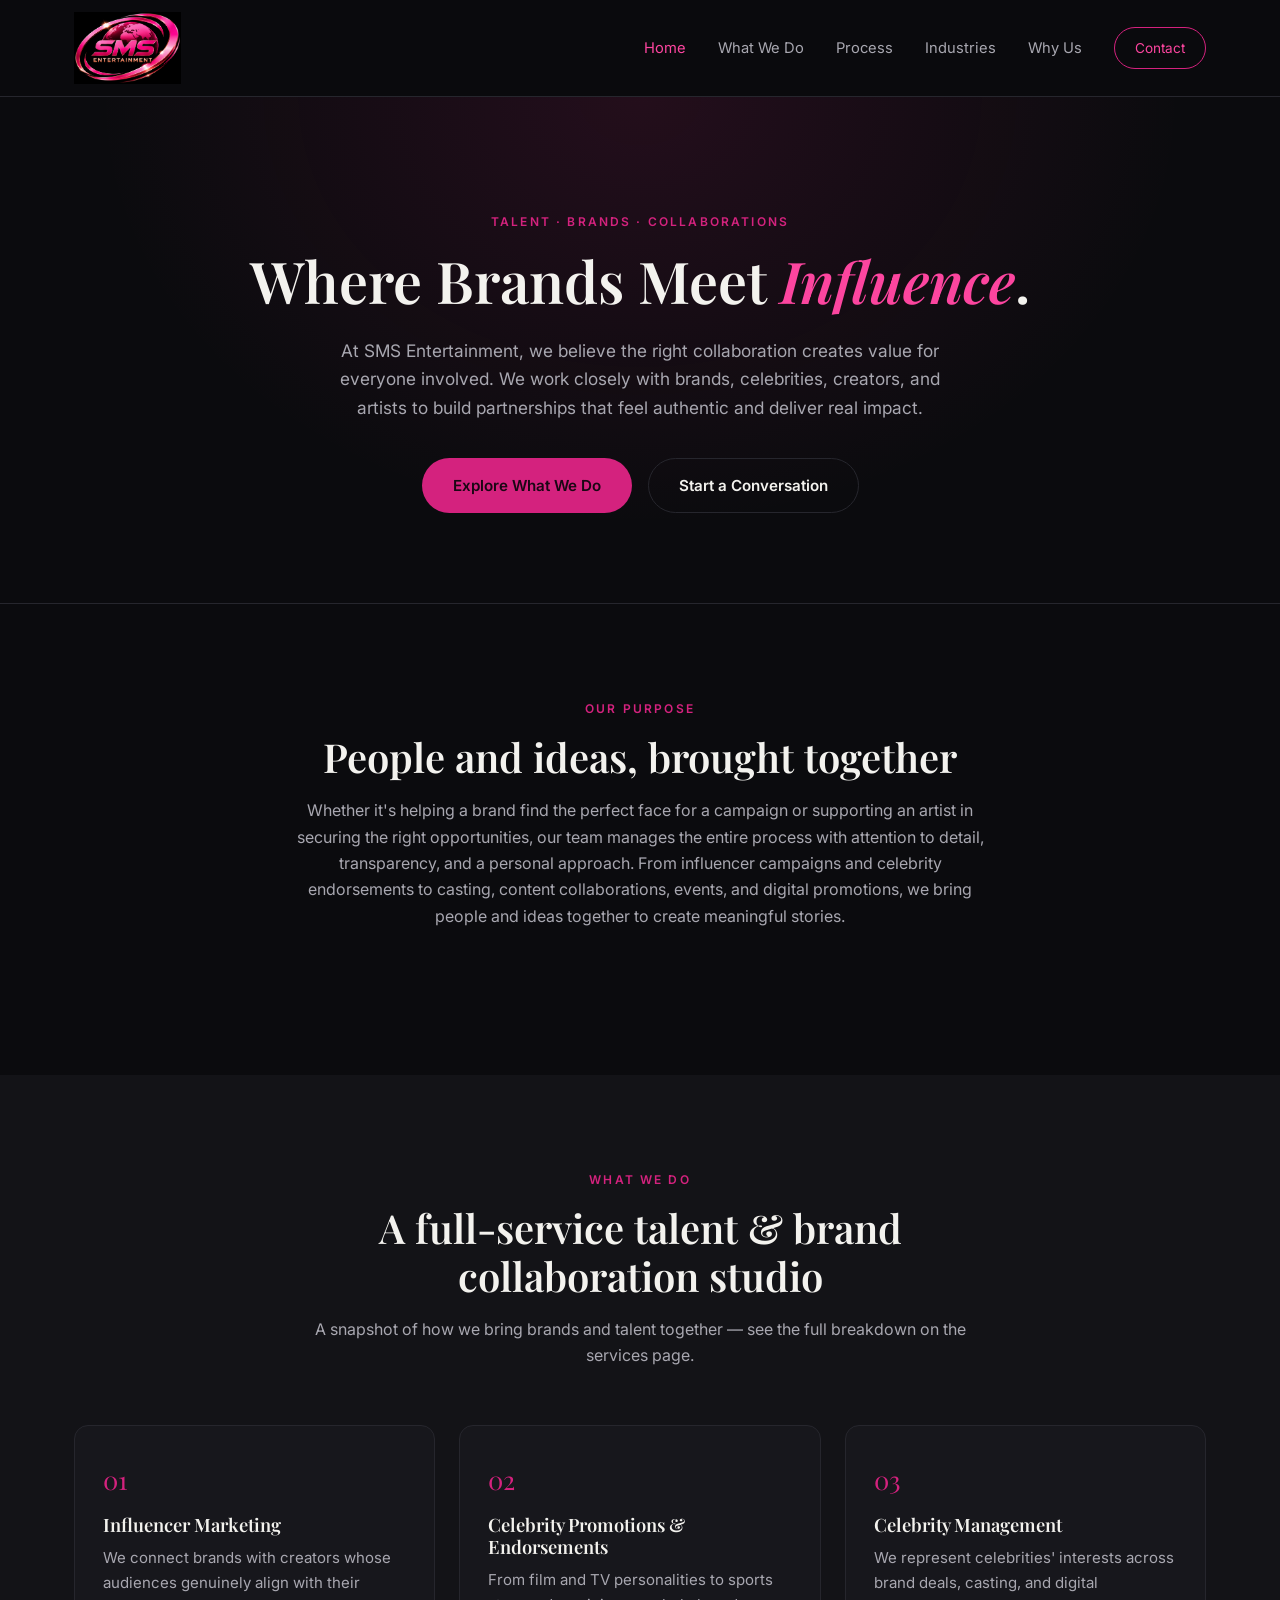
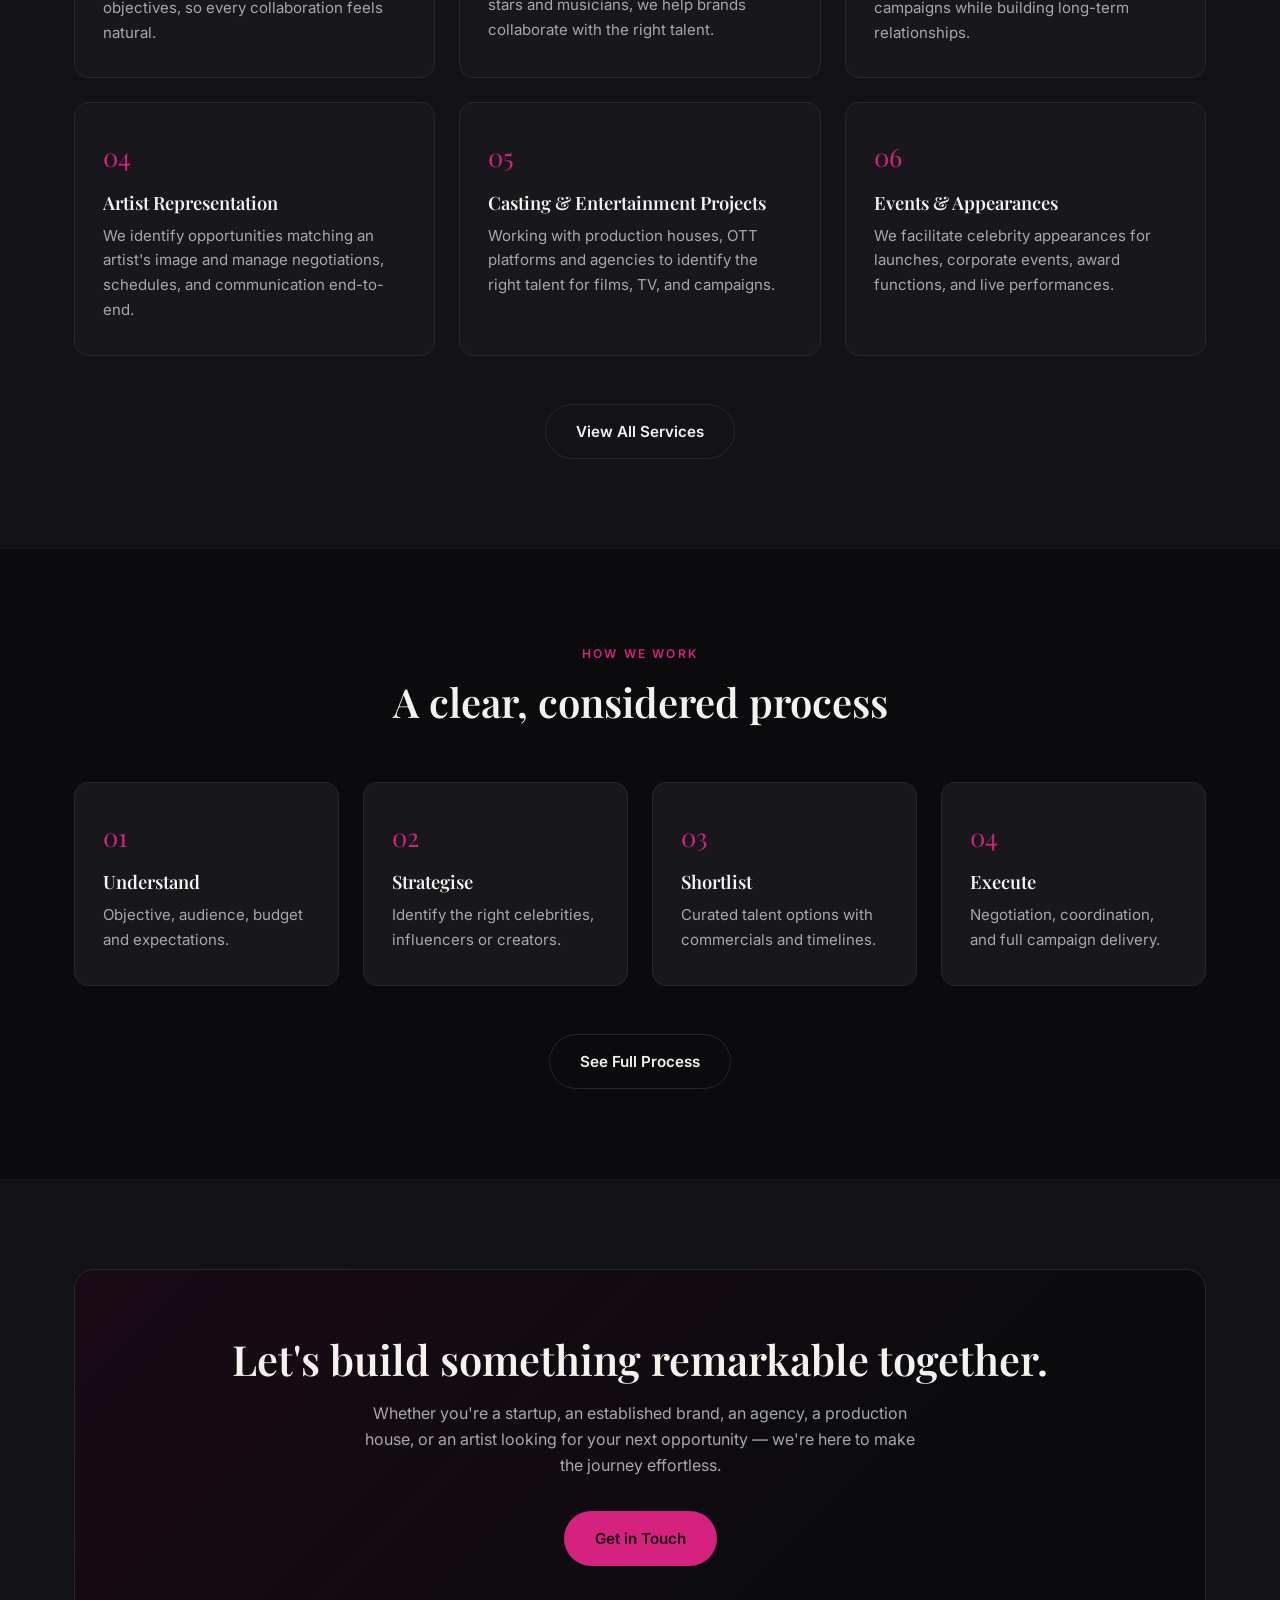
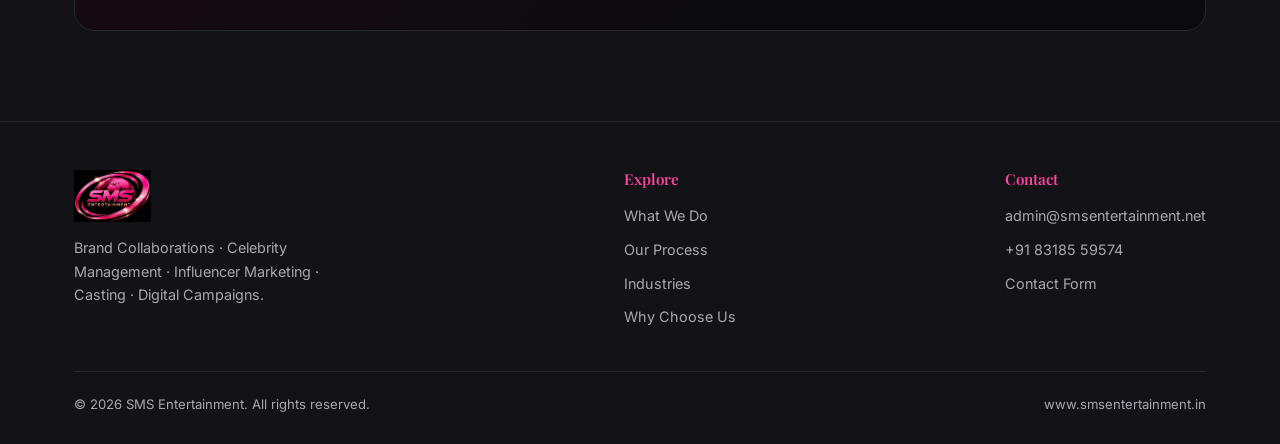
<file: index.html>
<!doctype html>
<html lang="en">
<head>
<meta charset="UTF-8">
<meta name="viewport" content="width=device-width, initial-scale=1.0">
<title>SMS Entertainment — Where Brands Meet Influence</title>
<meta name="description" content="SMS Entertainment connects brands with celebrities, influencers, creators and artists for authentic, high-impact campaigns, casting and collaborations.">
<link rel="preconnect" href="https://fonts.googleapis.com">
<link href="https://fonts.googleapis.com/css2?family=Playfair+Display:wght@600;700&family=Inter:wght@400;500;600;700&display=swap" rel="stylesheet">
<link rel="stylesheet" href="css/style.css">
</head>
<body>

<header>
  <div class="nav-wrap">
    <a href="index.html" class="logo"><img src="assets/logo.png" alt="SMS Entertainment"></a>
    <button class="menu-toggle" aria-label="Toggle menu"><span></span><span></span><span></span></button>
    <nav class="links">
      <a href="index.html" class="active">Home</a>
      <a href="services.html">What We Do</a>
      <a href="process.html">Process</a>
      <a href="industries.html">Industries</a>
      <a href="about.html">Why Us</a>
      <a href="contact.html" class="nav-cta">Contact</a>
    </nav>
  </div>
</header>

<section class="hero">
  <div class="container">
    <span class="eyebrow">Talent · Brands · Collaborations</span>
    <h1>Where Brands Meet <span class="accent">Influence</span>.</h1>
    <p>At SMS Entertainment, we believe the right collaboration creates value for everyone involved. We work closely with brands, celebrities, creators, and artists to build partnerships that feel authentic and deliver real impact.</p>
    <div class="btn-row">
      <a href="services.html" class="btn btn-primary">Explore What We Do</a>
      <a href="contact.html" class="btn btn-outline">Start a Conversation</a>
    </div>
  </div>
</section>

<section>
  <div class="container">
    <div class="section-head">
      <span class="eyebrow">Our Purpose</span>
      <h2>People and ideas, brought together</h2>
      <p>Whether it's helping a brand find the perfect face for a campaign or supporting an artist in securing the right opportunities, our team manages the entire process with attention to detail, transparency, and a personal approach. From influencer campaigns and celebrity endorsements to casting, content collaborations, events, and digital promotions, we bring people and ideas together to create meaningful stories.</p>
    </div>
  </div>
</section>

<section class="section-alt">
  <div class="container">
    <div class="section-head">
      <span class="eyebrow">What We Do</span>
      <h2>A full-service talent &amp; brand collaboration studio</h2>
      <p>A snapshot of how we bring brands and talent together — see the full breakdown on the services page.</p>
    </div>
    <div class="grid">
      <div class="card">
        <span class="num">01</span>
        <h3>Influencer Marketing</h3>
        <p>We connect brands with creators whose audiences genuinely align with their objectives, so every collaboration feels natural.</p>
      </div>
      <div class="card">
        <span class="num">02</span>
        <h3>Celebrity Promotions &amp; Endorsements</h3>
        <p>From film and TV personalities to sports stars and musicians, we help brands collaborate with the right talent.</p>
      </div>
      <div class="card">
        <span class="num">03</span>
        <h3>Celebrity Management</h3>
        <p>We represent celebrities' interests across brand deals, casting, and digital campaigns while building long-term relationships.</p>
      </div>
      <div class="card">
        <span class="num">04</span>
        <h3>Artist Representation</h3>
        <p>We identify opportunities matching an artist's image and manage negotiations, schedules, and communication end-to-end.</p>
      </div>
      <div class="card">
        <span class="num">05</span>
        <h3>Casting &amp; Entertainment Projects</h3>
        <p>Working with production houses, OTT platforms and agencies to identify the right talent for films, TV, and campaigns.</p>
      </div>
      <div class="card">
        <span class="num">06</span>
        <h3>Events &amp; Appearances</h3>
        <p>We facilitate celebrity appearances for launches, corporate events, award functions, and live performances.</p>
      </div>
    </div>
    <div style="text-align:center; margin-top:48px;">
      <a href="services.html" class="btn btn-outline">View All Services</a>
    </div>
  </div>
</section>

<section>
  <div class="container">
    <div class="section-head">
      <span class="eyebrow">How We Work</span>
      <h2>A clear, considered process</h2>
    </div>
    <div class="grid cols-4">
      <div class="card"><span class="num">01</span><h3>Understand</h3><p>Objective, audience, budget and expectations.</p></div>
      <div class="card"><span class="num">02</span><h3>Strategise</h3><p>Identify the right celebrities, influencers or creators.</p></div>
      <div class="card"><span class="num">03</span><h3>Shortlist</h3><p>Curated talent options with commercials and timelines.</p></div>
      <div class="card"><span class="num">04</span><h3>Execute</h3><p>Negotiation, coordination, and full campaign delivery.</p></div>
    </div>
    <div style="text-align:center; margin-top:48px;">
      <a href="process.html" class="btn btn-outline">See Full Process</a>
    </div>
  </div>
</section>

<section class="section-alt">
  <div class="container">
    <div class="cta-banner">
      <h2>Let's build something remarkable together.</h2>
      <p>Whether you're a startup, an established brand, an agency, a production house, or an artist looking for your next opportunity — we're here to make the journey effortless.</p>
      <a href="contact.html" class="btn btn-primary">Get in Touch</a>
    </div>
  </div>
</section>

<footer>
  <div class="container">
    <div class="footer-top">
      <div class="footer-col">
        <a href="index.html" class="logo"><img src="assets/logo.png" alt="SMS Entertainment"></a>
        <p style="margin-top:14px; max-width:280px;">Brand Collaborations · Celebrity Management · Influencer Marketing · Casting · Digital Campaigns.</p>
      </div>
      <div class="footer-col">
        <h4>Explore</h4>
        <a href="services.html">What We Do</a>
        <a href="process.html">Our Process</a>
        <a href="industries.html">Industries</a>
        <a href="about.html">Why Choose Us</a>
      </div>
      <div class="footer-col">
        <h4>Contact</h4>
        <a href="mailto:admin@smsentertainment.net">admin@smsentertainment.net</a>
        <a href="tel:+918318559574">+91 83185 59574</a>
        <a href="contact.html">Contact Form</a>
      </div>
    </div>
    <div class="footer-bottom">
      <span>&copy; 2026 SMS Entertainment. All rights reserved.</span>
      <span>www.smsentertainment.in</span>
    </div>
  </div>
</footer>

<script src="js/main.js"></script>
</body>
</html>
</file>
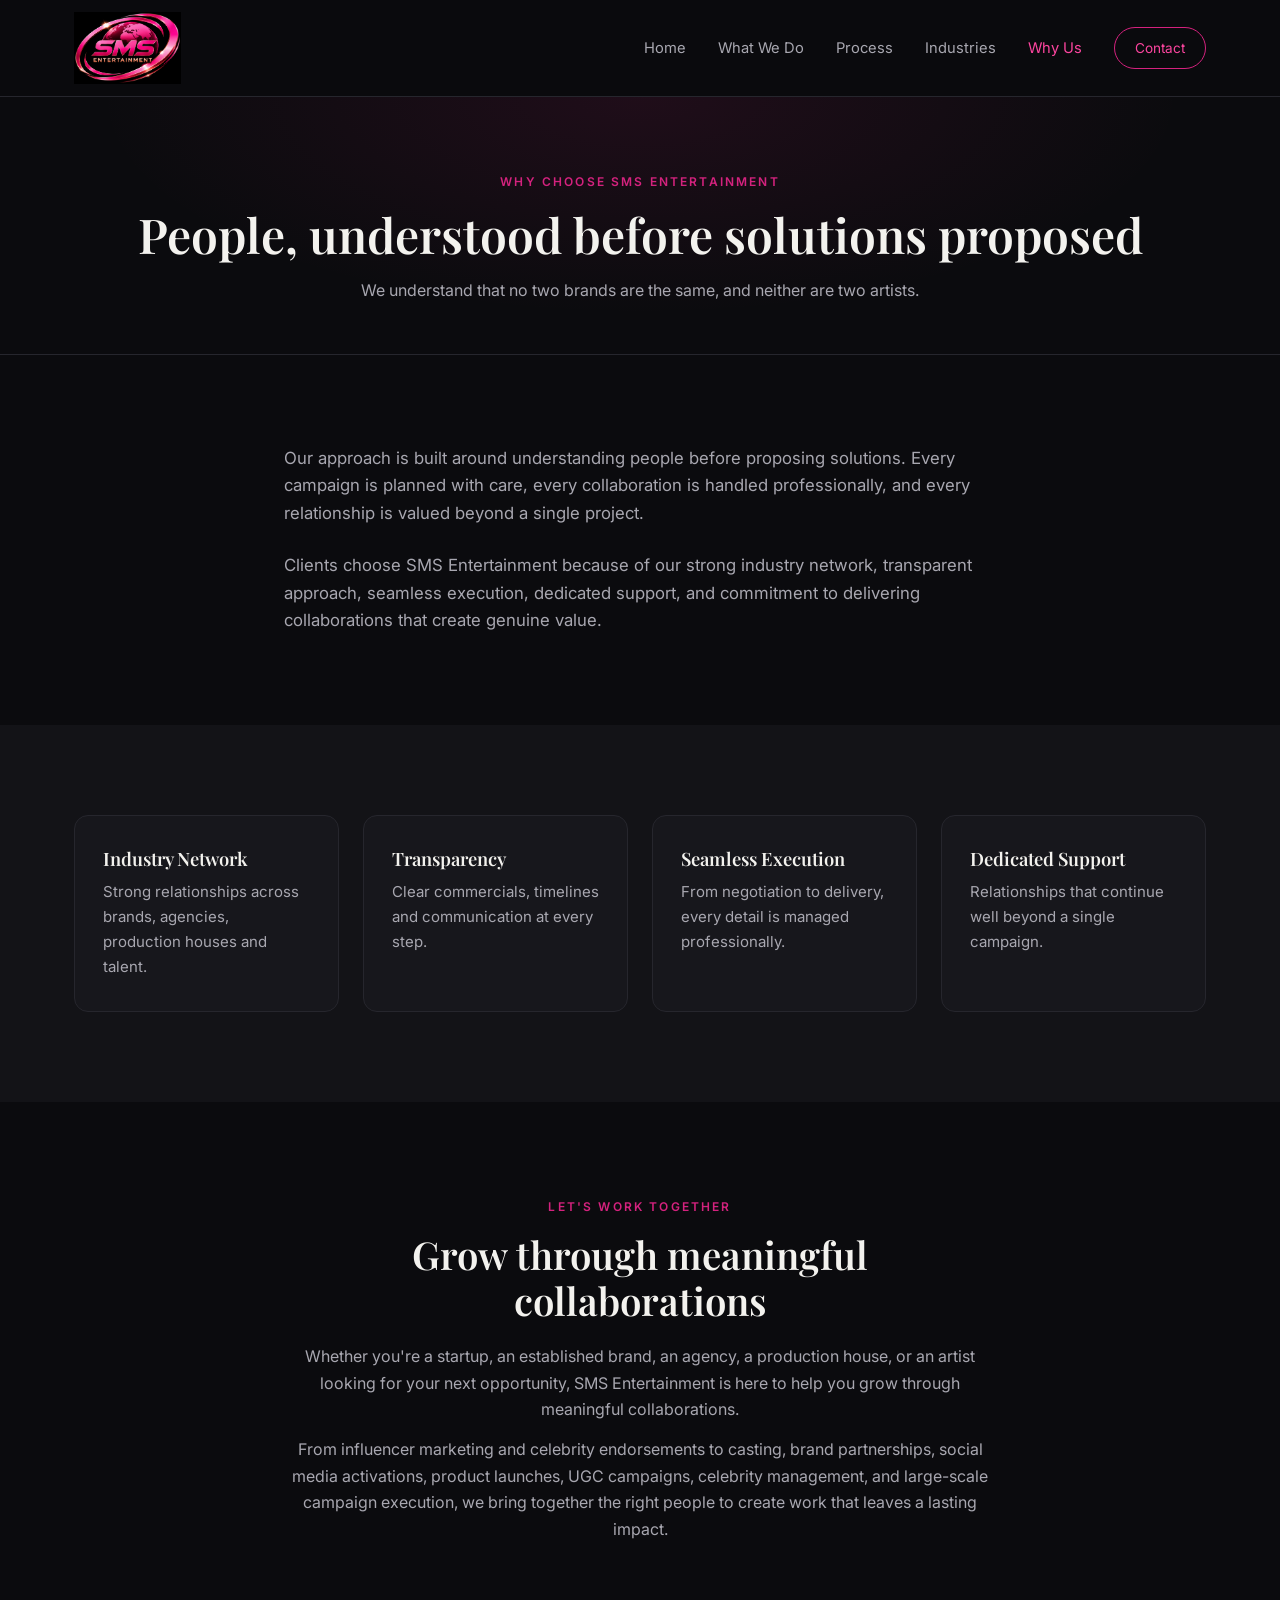
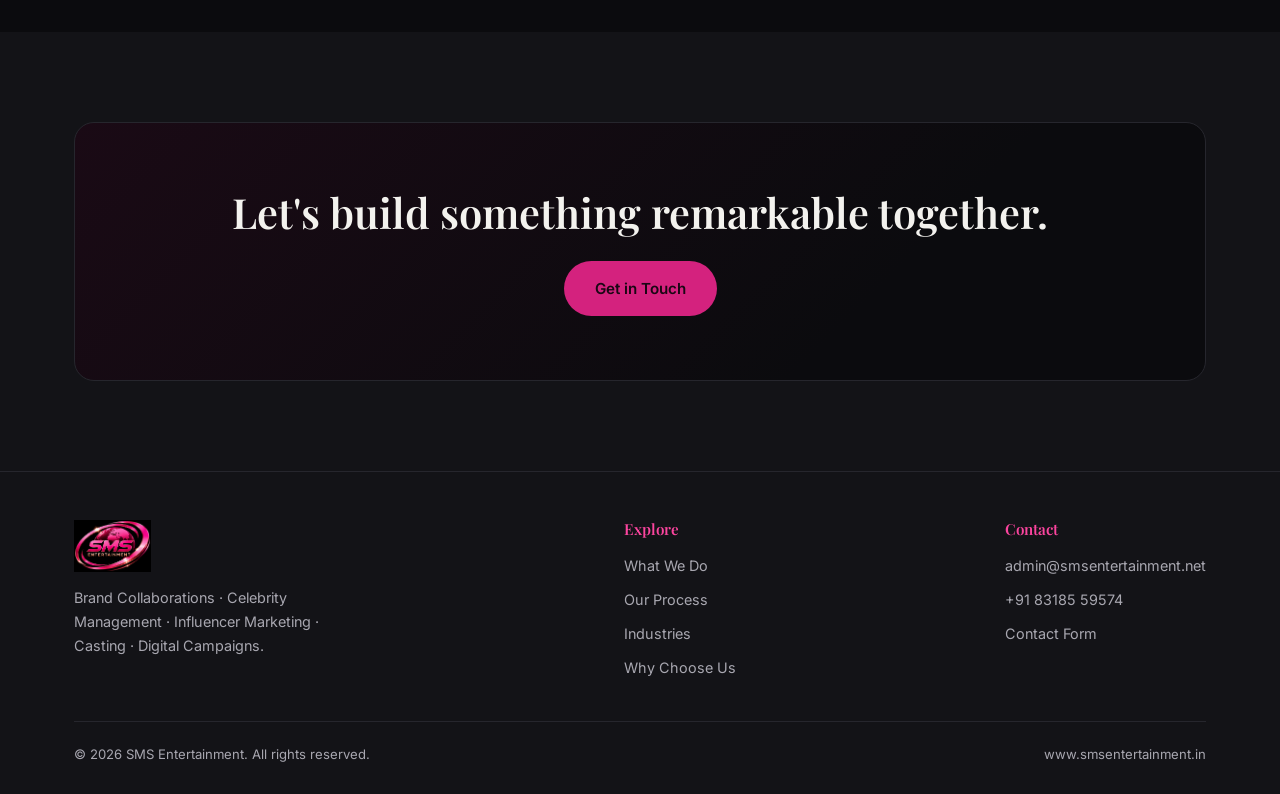
<file: about.html>
<!doctype html>
<html lang="en">
<head>
<meta charset="UTF-8">
<meta name="viewport" content="width=device-width, initial-scale=1.0">
<title>Why Choose Us — SMS Entertainment</title>
<meta name="description" content="Why brands, agencies, production houses and artists choose SMS Entertainment: strong industry network, transparency, and genuine long-term value.">
<link rel="preconnect" href="https://fonts.googleapis.com">
<link href="https://fonts.googleapis.com/css2?family=Playfair+Display:wght@600;700&family=Inter:wght@400;500;600;700&display=swap" rel="stylesheet">
<link rel="stylesheet" href="css/style.css">
</head>
<body>

<header>
  <div class="nav-wrap">
    <a href="index.html" class="logo"><img src="assets/logo.png" alt="SMS Entertainment"></a>
    <button class="menu-toggle" aria-label="Toggle menu"><span></span><span></span><span></span></button>
    <nav class="links">
      <a href="index.html">Home</a>
      <a href="services.html">What We Do</a>
      <a href="process.html">Process</a>
      <a href="industries.html">Industries</a>
      <a href="about.html" class="active">Why Us</a>
      <a href="contact.html" class="nav-cta">Contact</a>
    </nav>
  </div>
</header>

<section class="page-hero">
  <div class="container">
    <span class="eyebrow">Why Choose SMS Entertainment</span>
    <h1>People, understood before solutions proposed</h1>
    <p>We understand that no two brands are the same, and neither are two artists.</p>
  </div>
</section>

<section>
  <div class="container" style="max-width:760px;">
    <p style="color:var(--text-dim); font-size:1.05rem; margin-bottom:24px;">Our approach is built around understanding people before proposing solutions. Every campaign is planned with care, every collaboration is handled professionally, and every relationship is valued beyond a single project.</p>
    <p style="color:var(--text-dim); font-size:1.05rem;">Clients choose SMS Entertainment because of our strong industry network, transparent approach, seamless execution, dedicated support, and commitment to delivering collaborations that create genuine value.</p>
  </div>
</section>

<section class="section-alt">
  <div class="container">
    <div class="grid cols-4">
      <div class="card">
        <h3>Industry Network</h3>
        <p>Strong relationships across brands, agencies, production houses and talent.</p>
      </div>
      <div class="card">
        <h3>Transparency</h3>
        <p>Clear commercials, timelines and communication at every step.</p>
      </div>
      <div class="card">
        <h3>Seamless Execution</h3>
        <p>From negotiation to delivery, every detail is managed professionally.</p>
      </div>
      <div class="card">
        <h3>Dedicated Support</h3>
        <p>Relationships that continue well beyond a single campaign.</p>
      </div>
    </div>
  </div>
</section>

<section>
  <div class="container" style="max-width:760px; text-align:center;">
    <span class="eyebrow">Let's Work Together</span>
    <h2 style="margin-bottom:20px; font-size:clamp(1.8rem,3.4vw,2.4rem);">Grow through meaningful collaborations</h2>
    <p style="color:var(--text-dim); margin-bottom:14px;">Whether you're a startup, an established brand, an agency, a production house, or an artist looking for your next opportunity, SMS Entertainment is here to help you grow through meaningful collaborations.</p>
    <p style="color:var(--text-dim);">From influencer marketing and celebrity endorsements to casting, brand partnerships, social media activations, product launches, UGC campaigns, celebrity management, and large-scale campaign execution, we bring together the right people to create work that leaves a lasting impact.</p>
  </div>
</section>

<section class="section-alt">
  <div class="container">
    <div class="cta-banner">
      <h2>Let's build something remarkable together.</h2>
      <a href="contact.html" class="btn btn-primary" style="margin-top:8px;">Get in Touch</a>
    </div>
  </div>
</section>

<footer>
  <div class="container">
    <div class="footer-top">
      <div class="footer-col">
        <a href="index.html" class="logo"><img src="assets/logo.png" alt="SMS Entertainment"></a>
        <p style="margin-top:14px; max-width:280px;">Brand Collaborations · Celebrity Management · Influencer Marketing · Casting · Digital Campaigns.</p>
      </div>
      <div class="footer-col">
        <h4>Explore</h4>
        <a href="services.html">What We Do</a>
        <a href="process.html">Our Process</a>
        <a href="industries.html">Industries</a>
        <a href="about.html">Why Choose Us</a>
      </div>
      <div class="footer-col">
        <h4>Contact</h4>
        <a href="mailto:admin@smsentertainment.net">admin@smsentertainment.net</a>
        <a href="tel:+918318559574">+91 83185 59574</a>
        <a href="contact.html">Contact Form</a>
      </div>
    </div>
    <div class="footer-bottom">
      <span>&copy; 2026 SMS Entertainment. All rights reserved.</span>
      <span>www.smsentertainment.in</span>
    </div>
  </div>
</footer>

<script src="js/main.js"></script>
</body>
</html>
</file>
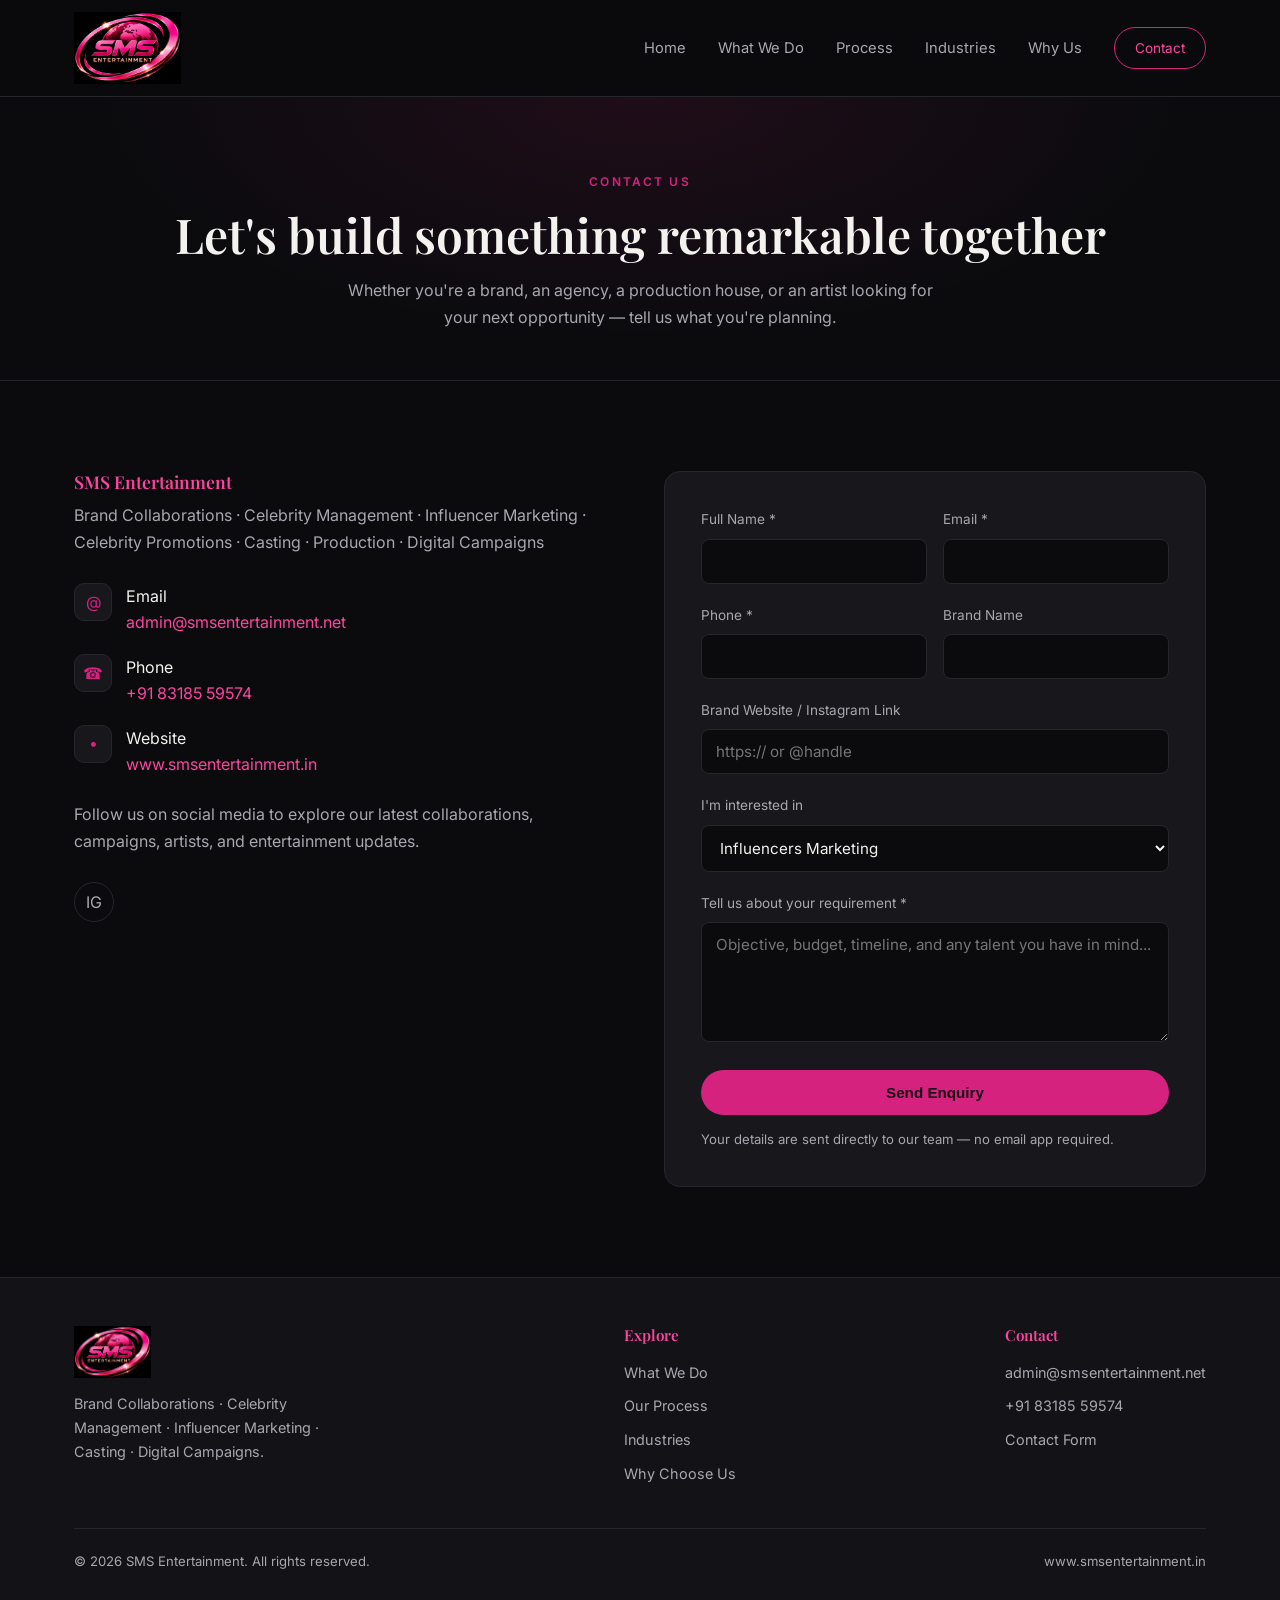
<file: contact.html>
<!doctype html>
<html lang="en">
<head>
<meta charset="UTF-8">
<meta name="viewport" content="width=device-width, initial-scale=1.0">
<title>Contact Us — SMS Entertainment</title>
<meta name="description" content="Get in touch with SMS Entertainment for brand collaborations, celebrity endorsements, casting, or artist representation.">
<link rel="preconnect" href="https://fonts.googleapis.com">
<link href="https://fonts.googleapis.com/css2?family=Playfair+Display:wght@600;700&family=Inter:wght@400;500;600;700&display=swap" rel="stylesheet">
<link rel="stylesheet" href="css/style.css">
</head>
<body>

<header>
  <div class="nav-wrap">
    <a href="index.html" class="logo"><img src="assets/logo.png" alt="SMS Entertainment"></a>
    <button class="menu-toggle" aria-label="Toggle menu"><span></span><span></span><span></span></button>
    <nav class="links">
      <a href="index.html">Home</a>
      <a href="services.html">What We Do</a>
      <a href="process.html">Process</a>
      <a href="industries.html">Industries</a>
      <a href="about.html">Why Us</a>
      <a href="contact.html" class="nav-cta active">Contact</a>
    </nav>
  </div>
</header>

<section class="page-hero">
  <div class="container">
    <span class="eyebrow">Contact Us</span>
    <h1>Let's build something remarkable together</h1>
    <p>Whether you're a brand, an agency, a production house, or an artist looking for your next opportunity — tell us what you're planning.</p>
  </div>
</section>

<section>
  <div class="container">
    <div class="contact-grid">

      <div class="contact-info">
        <h3>SMS Entertainment</h3>
        <p>Brand Collaborations · Celebrity Management · Influencer Marketing · Celebrity Promotions · Casting · Production · Digital Campaigns</p>

        <div class="info-row">
          <span class="icon">@</span>
          <div>
            <div>Email</div>
            <a href="mailto:admin@smsentertainment.net" style="color:var(--magenta-bright)">admin@smsentertainment.net</a>
          </div>
        </div>

        <div class="info-row">
          <span class="icon">&#9742;</span>
          <div>
            <div>Phone</div>
            <a href="tel:+918318559574" style="color:var(--magenta-bright)">+91 83185 59574</a>
          </div>
        </div>

        <div class="info-row">
          <span class="icon">&#8226;</span>
          <div>
            <div>Website</div>
            <span style="color:var(--magenta-bright)">www.smsentertainment.in</span>
          </div>
        </div>

        <p style="margin-top:24px;">Follow us on social media to explore our latest collaborations, campaigns, artists, and entertainment updates.</p>

        <div class="social-row">
          <a href="https://www.instagram.com/sms_entertainment_?igsh=ZGw4ZXo2ZW54cnJk" target="_blank" rel="noopener" aria-label="Instagram">IG</a>
        </div>
      </div>

      <form class="contact-form" novalidate>
        <div class="form-success">Thanks — your enquiry has been sent. Our team will get back to you shortly.</div>
        <div class="form-error">Something went wrong sending your enquiry. Please try again or email us directly at admin@smsentertainment.net.</div>

        <div class="form-row two">
          <div>
            <label for="name">Full Name *</label>
            <input type="text" id="name" name="name" required>
          </div>
          <div>
            <label for="email">Email *</label>
            <input type="email" id="email" name="email" required>
          </div>
        </div>

        <div class="form-row two">
          <div>
            <label for="phone">Phone *</label>
            <input type="tel" id="phone" name="phone" required>
          </div>
          <div>
            <label for="company">Brand Name</label>
            <input type="text" id="company" name="company">
          </div>
        </div>

        <div class="form-row">
          <label for="website">Brand Website / Instagram Link</label>
          <input type="text" id="website" name="website" placeholder="https:// or @handle">
        </div>

        <div class="form-row">
          <label for="interest">I'm interested in</label>
          <select id="interest" name="interest">
            <option value="Influencers Marketing">Influencers Marketing</option>
            <option value="Brand Endorsements / Brand Ambassadorships">Brand Endorsements / Brand Ambassadorships</option>
            <option value="One off Celebrity Promotions">One off Celebrity Promotions</option>
            <option value="Event Appearances">Event Appearances</option>
            <option value="Store Visit">Store Visit</option>
            <option value="Casting">Casting</option>
            <option value="Artist Representation">Artist Representation</option>
            <option value="Others">Others</option>
          </select>
        </div>

        <div class="form-row">
          <label for="message">Tell us about your requirement *</label>
          <textarea id="message" name="message" required placeholder="Objective, budget, timeline, and any talent you have in mind..."></textarea>
        </div>

        <button type="submit" class="btn btn-primary" style="width:100%; border:none; cursor:pointer;">Send Enquiry</button>
        <p class="form-note">Your details are sent directly to our team — no email app required.</p>
      </form>

    </div>
  </div>
</section>

<footer>
  <div class="container">
    <div class="footer-top">
      <div class="footer-col">
        <a href="index.html" class="logo"><img src="assets/logo.png" alt="SMS Entertainment"></a>
        <p style="margin-top:14px; max-width:280px;">Brand Collaborations · Celebrity Management · Influencer Marketing · Casting · Digital Campaigns.</p>
      </div>
      <div class="footer-col">
        <h4>Explore</h4>
        <a href="services.html">What We Do</a>
        <a href="process.html">Our Process</a>
        <a href="industries.html">Industries</a>
        <a href="about.html">Why Choose Us</a>
      </div>
      <div class="footer-col">
        <h4>Contact</h4>
        <a href="mailto:admin@smsentertainment.net">admin@smsentertainment.net</a>
        <a href="tel:+918318559574">+91 83185 59574</a>
        <a href="contact.html">Contact Form</a>
      </div>
    </div>
    <div class="footer-bottom">
      <span>&copy; 2026 SMS Entertainment. All rights reserved.</span>
      <span>www.smsentertainment.in</span>
    </div>
  </div>
</footer>

<script src="js/main.js"></script>
</body>
</html>
</file>
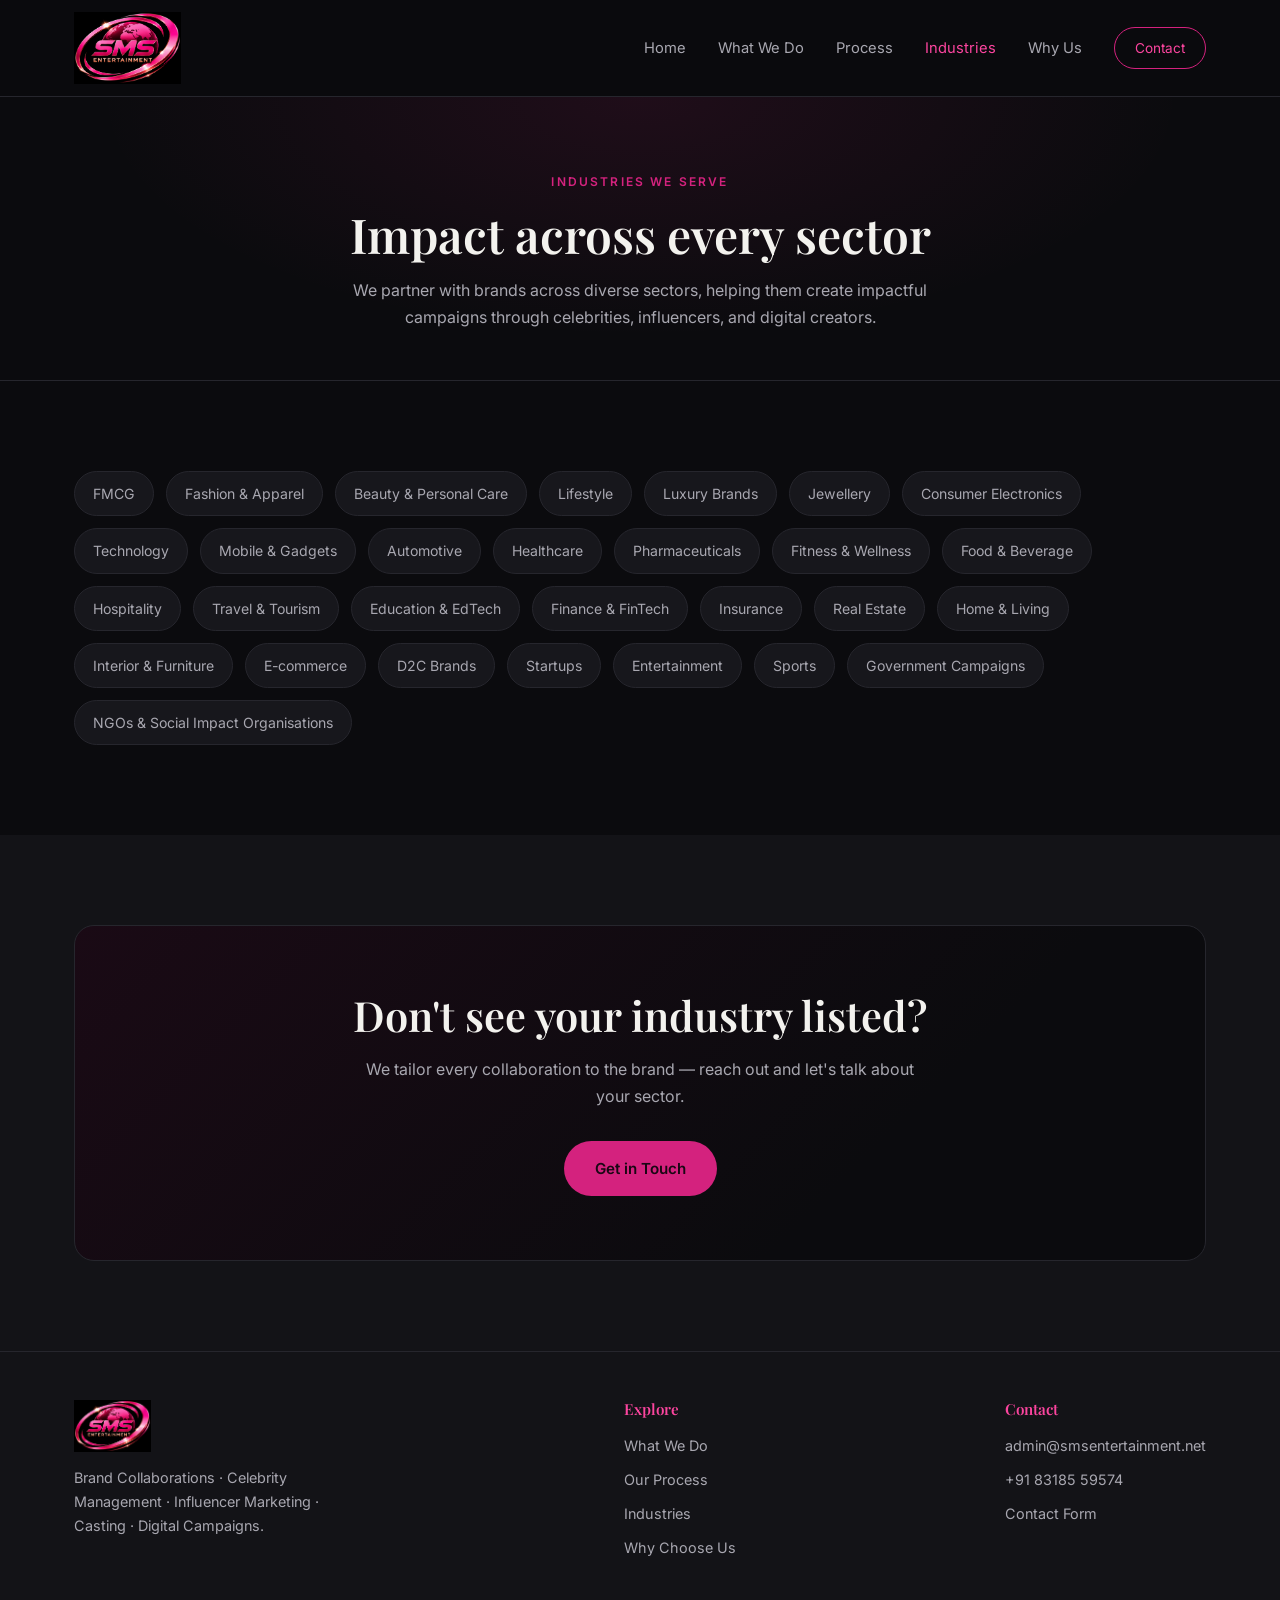
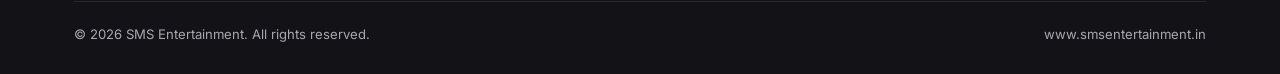
<file: industries.html>
<!doctype html>
<html lang="en">
<head>
<meta charset="UTF-8">
<meta name="viewport" content="width=device-width, initial-scale=1.0">
<title>Industries We Serve — SMS Entertainment</title>
<meta name="description" content="SMS Entertainment partners with brands across FMCG, fashion, beauty, technology, automotive, healthcare, finance, entertainment, sports and more.">
<link rel="preconnect" href="https://fonts.googleapis.com">
<link href="https://fonts.googleapis.com/css2?family=Playfair+Display:wght@600;700&family=Inter:wght@400;500;600;700&display=swap" rel="stylesheet">
<link rel="stylesheet" href="css/style.css">
</head>
<body>

<header>
  <div class="nav-wrap">
    <a href="index.html" class="logo"><img src="assets/logo.png" alt="SMS Entertainment"></a>
    <button class="menu-toggle" aria-label="Toggle menu"><span></span><span></span><span></span></button>
    <nav class="links">
      <a href="index.html">Home</a>
      <a href="services.html">What We Do</a>
      <a href="process.html">Process</a>
      <a href="industries.html" class="active">Industries</a>
      <a href="about.html">Why Us</a>
      <a href="contact.html" class="nav-cta">Contact</a>
    </nav>
  </div>
</header>

<section class="page-hero">
  <div class="container">
    <span class="eyebrow">Industries We Serve</span>
    <h1>Impact across every sector</h1>
    <p>We partner with brands across diverse sectors, helping them create impactful campaigns through celebrities, influencers, and digital creators.</p>
  </div>
</section>

<section>
  <div class="container">
    <div class="pill-grid">
      <span class="pill">FMCG</span>
      <span class="pill">Fashion &amp; Apparel</span>
      <span class="pill">Beauty &amp; Personal Care</span>
      <span class="pill">Lifestyle</span>
      <span class="pill">Luxury Brands</span>
      <span class="pill">Jewellery</span>
      <span class="pill">Consumer Electronics</span>
      <span class="pill">Technology</span>
      <span class="pill">Mobile &amp; Gadgets</span>
      <span class="pill">Automotive</span>
      <span class="pill">Healthcare</span>
      <span class="pill">Pharmaceuticals</span>
      <span class="pill">Fitness &amp; Wellness</span>
      <span class="pill">Food &amp; Beverage</span>
      <span class="pill">Hospitality</span>
      <span class="pill">Travel &amp; Tourism</span>
      <span class="pill">Education &amp; EdTech</span>
      <span class="pill">Finance &amp; FinTech</span>
      <span class="pill">Insurance</span>
      <span class="pill">Real Estate</span>
      <span class="pill">Home &amp; Living</span>
      <span class="pill">Interior &amp; Furniture</span>
      <span class="pill">E-commerce</span>
      <span class="pill">D2C Brands</span>
      <span class="pill">Startups</span>
      <span class="pill">Entertainment</span>
      <span class="pill">Sports</span>
      <span class="pill">Government Campaigns</span>
      <span class="pill">NGOs &amp; Social Impact Organisations</span>
    </div>
  </div>
</section>

<section class="section-alt">
  <div class="container">
    <div class="cta-banner">
      <h2>Don't see your industry listed?</h2>
      <p>We tailor every collaboration to the brand — reach out and let's talk about your sector.</p>
      <a href="contact.html" class="btn btn-primary">Get in Touch</a>
    </div>
  </div>
</section>

<footer>
  <div class="container">
    <div class="footer-top">
      <div class="footer-col">
        <a href="index.html" class="logo"><img src="assets/logo.png" alt="SMS Entertainment"></a>
        <p style="margin-top:14px; max-width:280px;">Brand Collaborations · Celebrity Management · Influencer Marketing · Casting · Digital Campaigns.</p>
      </div>
      <div class="footer-col">
        <h4>Explore</h4>
        <a href="services.html">What We Do</a>
        <a href="process.html">Our Process</a>
        <a href="industries.html">Industries</a>
        <a href="about.html">Why Choose Us</a>
      </div>
      <div class="footer-col">
        <h4>Contact</h4>
        <a href="mailto:admin@smsentertainment.net">admin@smsentertainment.net</a>
        <a href="tel:+918318559574">+91 83185 59574</a>
        <a href="contact.html">Contact Form</a>
      </div>
    </div>
    <div class="footer-bottom">
      <span>&copy; 2026 SMS Entertainment. All rights reserved.</span>
      <span>www.smsentertainment.in</span>
    </div>
  </div>
</footer>

<script src="js/main.js"></script>
</body>
</html>
</file>
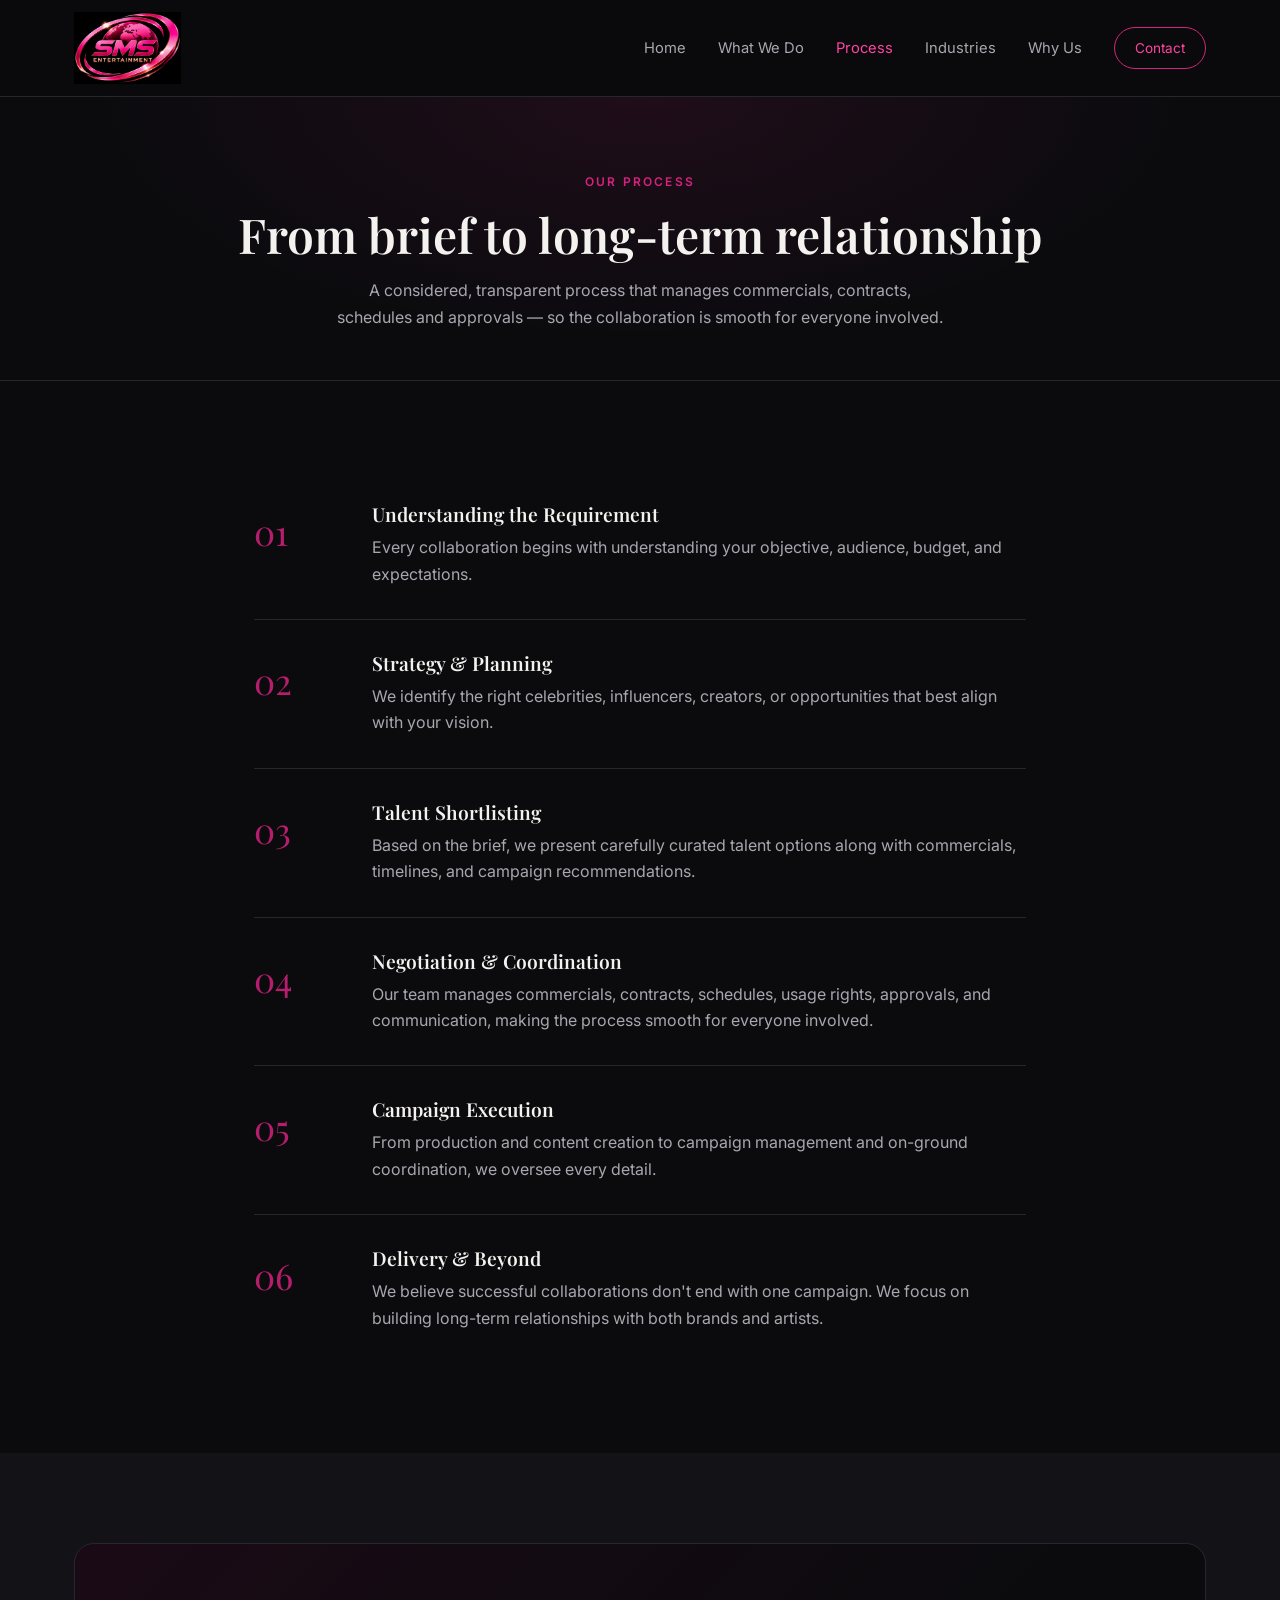
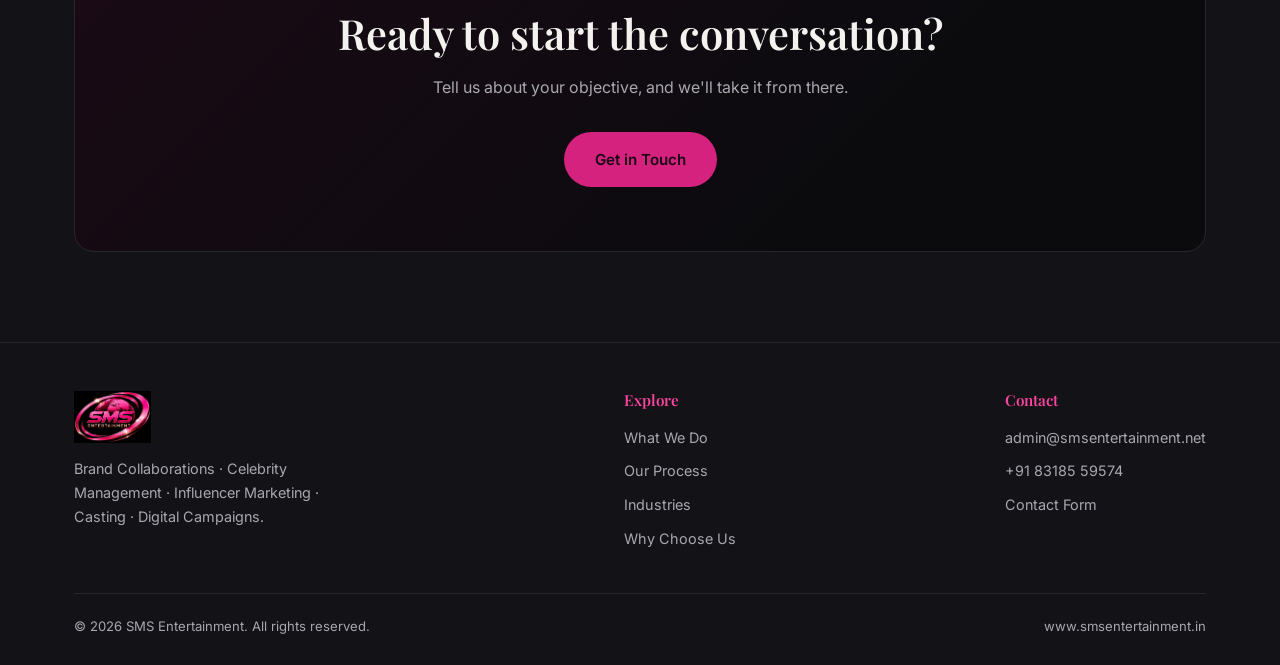
<file: process.html>
<!doctype html>
<html lang="en">
<head>
<meta charset="UTF-8">
<meta name="viewport" content="width=device-width, initial-scale=1.0">
<title>Our Process — SMS Entertainment</title>
<meta name="description" content="How SMS Entertainment runs a collaboration from brief to long-term relationship: understanding, strategy, shortlisting, negotiation, execution, and beyond.">
<link rel="preconnect" href="https://fonts.googleapis.com">
<link href="https://fonts.googleapis.com/css2?family=Playfair+Display:wght@600;700&family=Inter:wght@400;500;600;700&display=swap" rel="stylesheet">
<link rel="stylesheet" href="css/style.css">
</head>
<body>

<header>
  <div class="nav-wrap">
    <a href="index.html" class="logo"><img src="assets/logo.png" alt="SMS Entertainment"></a>
    <button class="menu-toggle" aria-label="Toggle menu"><span></span><span></span><span></span></button>
    <nav class="links">
      <a href="index.html">Home</a>
      <a href="services.html">What We Do</a>
      <a href="process.html" class="active">Process</a>
      <a href="industries.html">Industries</a>
      <a href="about.html">Why Us</a>
      <a href="contact.html" class="nav-cta">Contact</a>
    </nav>
  </div>
</header>

<section class="page-hero">
  <div class="container">
    <span class="eyebrow">Our Process</span>
    <h1>From brief to long-term relationship</h1>
    <p>A considered, transparent process that manages commercials, contracts, schedules and approvals — so the collaboration is smooth for everyone involved.</p>
  </div>
</section>

<section>
  <div class="container" style="max-width:820px;">
    <div class="process-list">

      <div class="process-item">
        <span class="step-num">01</span>
        <div>
          <h3>Understanding the Requirement</h3>
          <p>Every collaboration begins with understanding your objective, audience, budget, and expectations.</p>
        </div>
      </div>

      <div class="process-item">
        <span class="step-num">02</span>
        <div>
          <h3>Strategy &amp; Planning</h3>
          <p>We identify the right celebrities, influencers, creators, or opportunities that best align with your vision.</p>
        </div>
      </div>

      <div class="process-item">
        <span class="step-num">03</span>
        <div>
          <h3>Talent Shortlisting</h3>
          <p>Based on the brief, we present carefully curated talent options along with commercials, timelines, and campaign recommendations.</p>
        </div>
      </div>

      <div class="process-item">
        <span class="step-num">04</span>
        <div>
          <h3>Negotiation &amp; Coordination</h3>
          <p>Our team manages commercials, contracts, schedules, usage rights, approvals, and communication, making the process smooth for everyone involved.</p>
        </div>
      </div>

      <div class="process-item">
        <span class="step-num">05</span>
        <div>
          <h3>Campaign Execution</h3>
          <p>From production and content creation to campaign management and on-ground coordination, we oversee every detail.</p>
        </div>
      </div>

      <div class="process-item">
        <span class="step-num">06</span>
        <div>
          <h3>Delivery &amp; Beyond</h3>
          <p>We believe successful collaborations don't end with one campaign. We focus on building long-term relationships with both brands and artists.</p>
        </div>
      </div>

    </div>
  </div>
</section>

<section class="section-alt">
  <div class="container">
    <div class="cta-banner">
      <h2>Ready to start the conversation?</h2>
      <p>Tell us about your objective, and we'll take it from there.</p>
      <a href="contact.html" class="btn btn-primary">Get in Touch</a>
    </div>
  </div>
</section>

<footer>
  <div class="container">
    <div class="footer-top">
      <div class="footer-col">
        <a href="index.html" class="logo"><img src="assets/logo.png" alt="SMS Entertainment"></a>
        <p style="margin-top:14px; max-width:280px;">Brand Collaborations · Celebrity Management · Influencer Marketing · Casting · Digital Campaigns.</p>
      </div>
      <div class="footer-col">
        <h4>Explore</h4>
        <a href="services.html">What We Do</a>
        <a href="process.html">Our Process</a>
        <a href="industries.html">Industries</a>
        <a href="about.html">Why Choose Us</a>
      </div>
      <div class="footer-col">
        <h4>Contact</h4>
        <a href="mailto:admin@smsentertainment.net">admin@smsentertainment.net</a>
        <a href="tel:+918318559574">+91 83185 59574</a>
        <a href="contact.html">Contact Form</a>
      </div>
    </div>
    <div class="footer-bottom">
      <span>&copy; 2026 SMS Entertainment. All rights reserved.</span>
      <span>www.smsentertainment.in</span>
    </div>
  </div>
</footer>

<script src="js/main.js"></script>
</body>
</html>
</file>
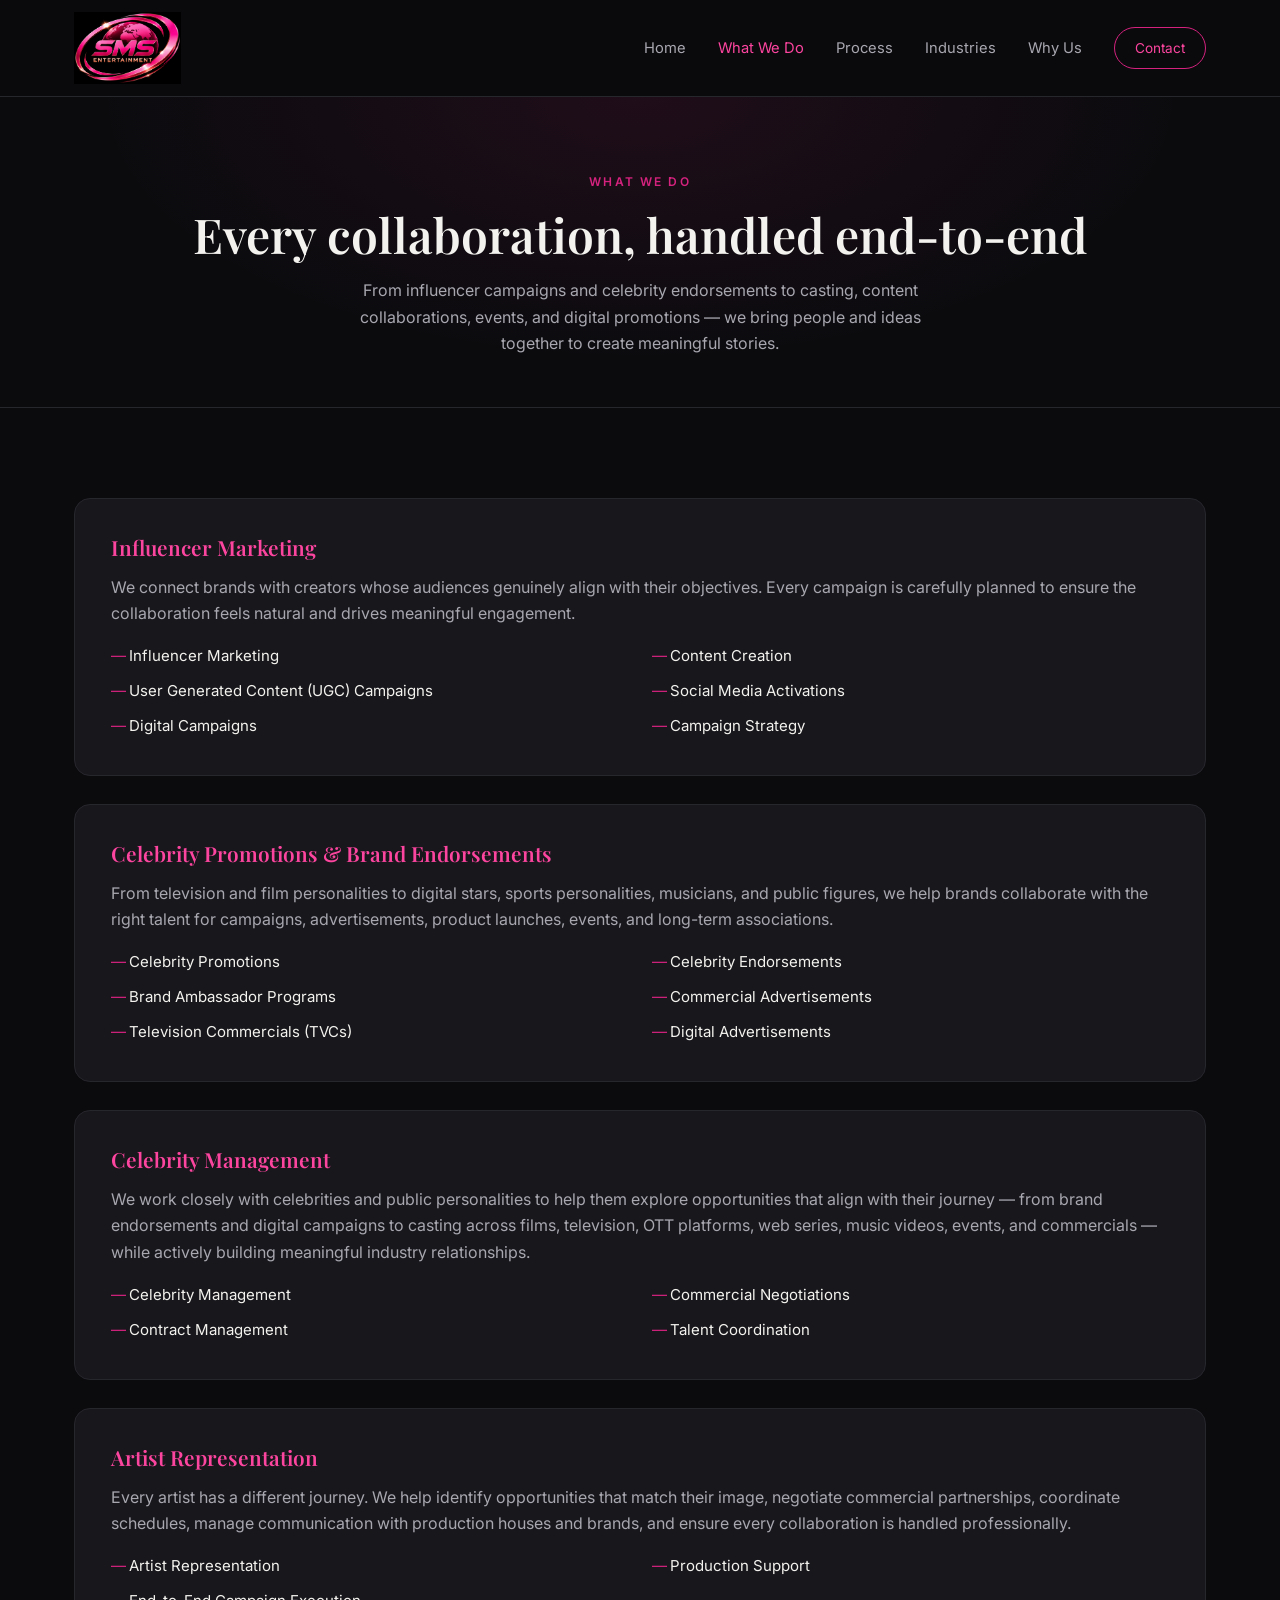
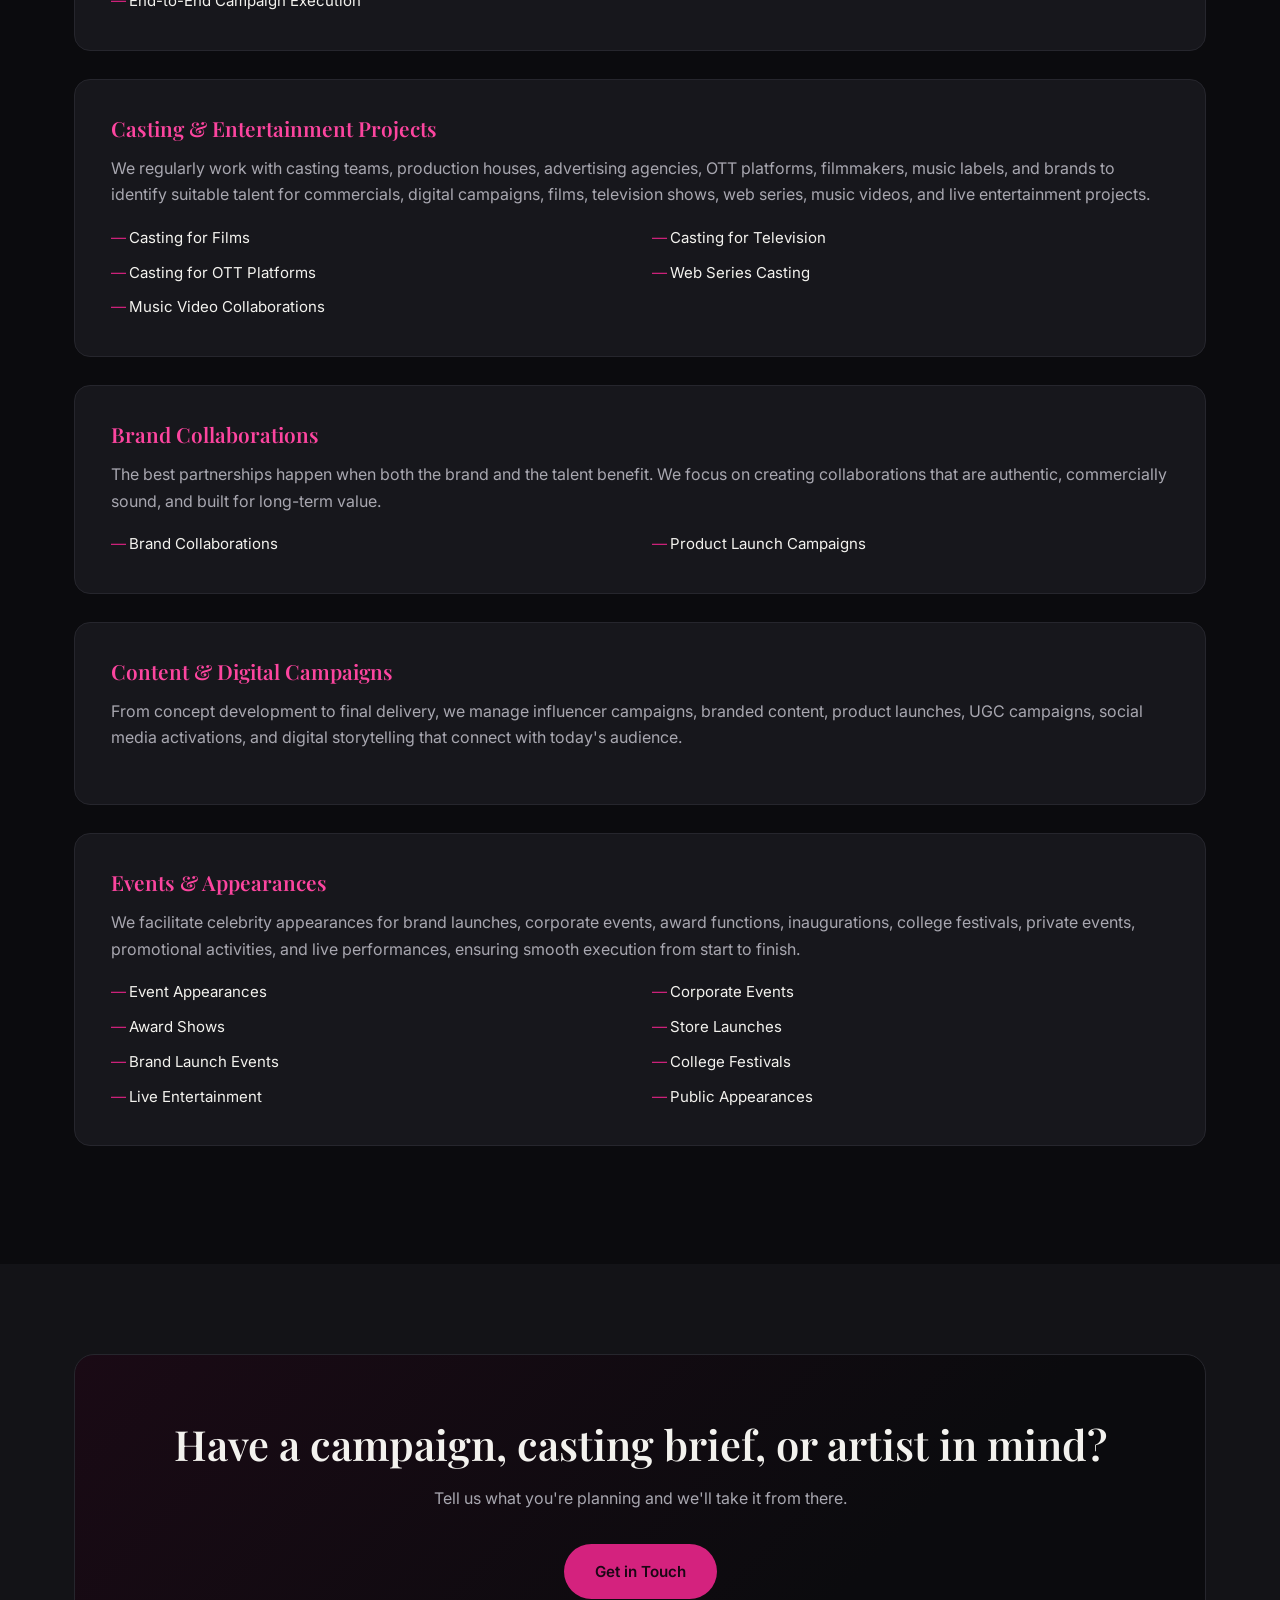
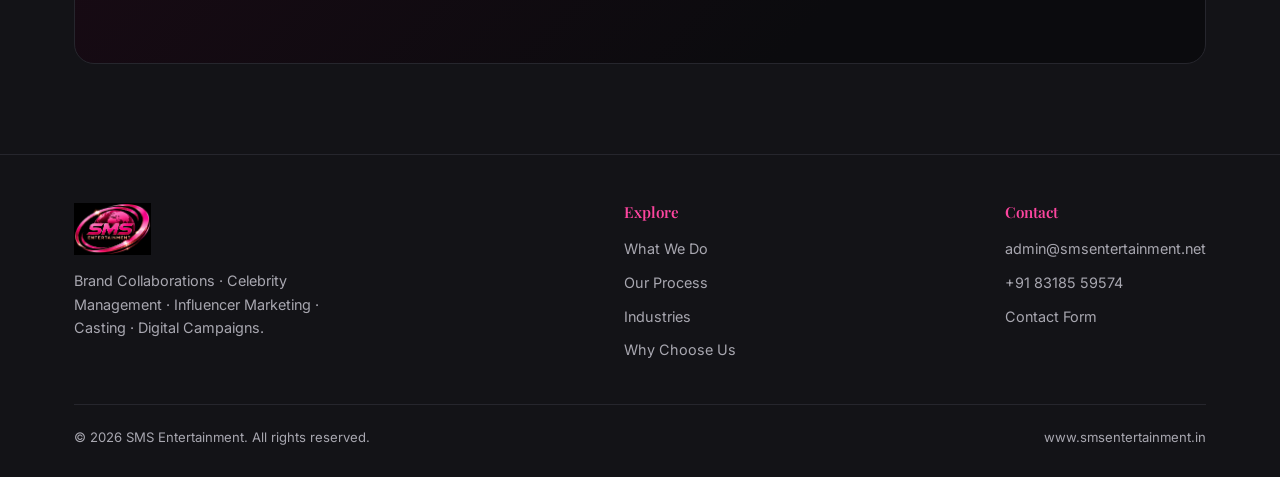
<file: services.html>
<!doctype html>
<html lang="en">
<head>
<meta charset="UTF-8">
<meta name="viewport" content="width=device-width, initial-scale=1.0">
<title>What We Do — SMS Entertainment</title>
<meta name="description" content="Influencer marketing, celebrity endorsements, celebrity management, artist representation, casting and brand collaborations by SMS Entertainment.">
<link rel="preconnect" href="https://fonts.googleapis.com">
<link href="https://fonts.googleapis.com/css2?family=Playfair+Display:wght@600;700&family=Inter:wght@400;500;600;700&display=swap" rel="stylesheet">
<link rel="stylesheet" href="css/style.css">
</head>
<body>

<header>
  <div class="nav-wrap">
    <a href="index.html" class="logo"><img src="assets/logo.png" alt="SMS Entertainment"></a>
    <button class="menu-toggle" aria-label="Toggle menu"><span></span><span></span><span></span></button>
    <nav class="links">
      <a href="index.html">Home</a>
      <a href="services.html" class="active">What We Do</a>
      <a href="process.html">Process</a>
      <a href="industries.html">Industries</a>
      <a href="about.html">Why Us</a>
      <a href="contact.html" class="nav-cta">Contact</a>
    </nav>
  </div>
</header>

<section class="page-hero">
  <div class="container">
    <span class="eyebrow">What We Do</span>
    <h1>Every collaboration, handled end-to-end</h1>
    <p>From influencer campaigns and celebrity endorsements to casting, content collaborations, events, and digital promotions — we bring people and ideas together to create meaningful stories.</p>
  </div>
</section>

<section>
  <div class="container">

    <div class="service-block">
      <h3>Influencer Marketing</h3>
      <p>We connect brands with creators whose audiences genuinely align with their objectives. Every campaign is carefully planned to ensure the collaboration feels natural and drives meaningful engagement.</p>
      <ul>
        <li>Influencer Marketing</li>
        <li>Content Creation</li>
        <li>User Generated Content (UGC) Campaigns</li>
        <li>Social Media Activations</li>
        <li>Digital Campaigns</li>
        <li>Campaign Strategy</li>
      </ul>
    </div>

    <div class="service-block">
      <h3>Celebrity Promotions &amp; Brand Endorsements</h3>
      <p>From television and film personalities to digital stars, sports personalities, musicians, and public figures, we help brands collaborate with the right talent for campaigns, advertisements, product launches, events, and long-term associations.</p>
      <ul>
        <li>Celebrity Promotions</li>
        <li>Celebrity Endorsements</li>
        <li>Brand Ambassador Programs</li>
        <li>Commercial Advertisements</li>
        <li>Television Commercials (TVCs)</li>
        <li>Digital Advertisements</li>
      </ul>
    </div>

    <div class="service-block">
      <h3>Celebrity Management</h3>
      <p>We work closely with celebrities and public personalities to help them explore opportunities that align with their journey — from brand endorsements and digital campaigns to casting across films, television, OTT platforms, web series, music videos, events, and commercials — while actively building meaningful industry relationships.</p>
      <ul>
        <li>Celebrity Management</li>
        <li>Commercial Negotiations</li>
        <li>Contract Management</li>
        <li>Talent Coordination</li>
      </ul>
    </div>

    <div class="service-block">
      <h3>Artist Representation</h3>
      <p>Every artist has a different journey. We help identify opportunities that match their image, negotiate commercial partnerships, coordinate schedules, manage communication with production houses and brands, and ensure every collaboration is handled professionally.</p>
      <ul>
        <li>Artist Representation</li>
        <li>Production Support</li>
        <li>End-to-End Campaign Execution</li>
      </ul>
    </div>

    <div class="service-block">
      <h3>Casting &amp; Entertainment Projects</h3>
      <p>We regularly work with casting teams, production houses, advertising agencies, OTT platforms, filmmakers, music labels, and brands to identify suitable talent for commercials, digital campaigns, films, television shows, web series, music videos, and live entertainment projects.</p>
      <ul>
        <li>Casting for Films</li>
        <li>Casting for Television</li>
        <li>Casting for OTT Platforms</li>
        <li>Web Series Casting</li>
        <li>Music Video Collaborations</li>
      </ul>
    </div>

    <div class="service-block">
      <h3>Brand Collaborations</h3>
      <p>The best partnerships happen when both the brand and the talent benefit. We focus on creating collaborations that are authentic, commercially sound, and built for long-term value.</p>
      <ul>
        <li>Brand Collaborations</li>
        <li>Product Launch Campaigns</li>
      </ul>
    </div>

    <div class="service-block">
      <h3>Content &amp; Digital Campaigns</h3>
      <p>From concept development to final delivery, we manage influencer campaigns, branded content, product launches, UGC campaigns, social media activations, and digital storytelling that connect with today's audience.</p>
    </div>

    <div class="service-block">
      <h3>Events &amp; Appearances</h3>
      <p>We facilitate celebrity appearances for brand launches, corporate events, award functions, inaugurations, college festivals, private events, promotional activities, and live performances, ensuring smooth execution from start to finish.</p>
      <ul>
        <li>Event Appearances</li>
        <li>Corporate Events</li>
        <li>Award Shows</li>
        <li>Store Launches</li>
        <li>Brand Launch Events</li>
        <li>College Festivals</li>
        <li>Live Entertainment</li>
        <li>Public Appearances</li>
      </ul>
    </div>

  </div>
</section>

<section class="section-alt">
  <div class="container">
    <div class="cta-banner">
      <h2>Have a campaign, casting brief, or artist in mind?</h2>
      <p>Tell us what you're planning and we'll take it from there.</p>
      <a href="contact.html" class="btn btn-primary">Get in Touch</a>
    </div>
  </div>
</section>

<footer>
  <div class="container">
    <div class="footer-top">
      <div class="footer-col">
        <a href="index.html" class="logo"><img src="assets/logo.png" alt="SMS Entertainment"></a>
        <p style="margin-top:14px; max-width:280px;">Brand Collaborations · Celebrity Management · Influencer Marketing · Casting · Digital Campaigns.</p>
      </div>
      <div class="footer-col">
        <h4>Explore</h4>
        <a href="services.html">What We Do</a>
        <a href="process.html">Our Process</a>
        <a href="industries.html">Industries</a>
        <a href="about.html">Why Choose Us</a>
      </div>
      <div class="footer-col">
        <h4>Contact</h4>
        <a href="mailto:admin@smsentertainment.net">admin@smsentertainment.net</a>
        <a href="tel:+918318559574">+91 83185 59574</a>
        <a href="contact.html">Contact Form</a>
      </div>
    </div>
    <div class="footer-bottom">
      <span>&copy; 2026 SMS Entertainment. All rights reserved.</span>
      <span>www.smsentertainment.in</span>
    </div>
  </div>
</footer>

<script src="js/main.js"></script>
</body>
</html>
</file>
<file: css/style.css>
/* SMS Entertainment — shared stylesheet */

:root {
  --bg: #0b0b0e;
  --bg-alt: #131317;
  --card: #17171c;
  --card-border: #26262d;
  --text: #f3f2ee;
  --text-dim: #a8a7b0;
  --magenta: #d4227e;
  --magenta-bright: #fc459f;
  --serif: "Playfair Display", Georgia, serif;
  --sans: "Inter", -apple-system, BlinkMacSystemFont, "Segoe UI", sans-serif;
  --max: 1180px;
}

* { margin: 0; padding: 0; box-sizing: border-box; }

html { scroll-behavior: smooth; }

body {
  background: var(--bg);
  color: var(--text);
  font-family: var(--sans);
  line-height: 1.65;
  -webkit-font-smoothing: antialiased;
}

img { max-width: 100%; display: block; }

a { color: inherit; text-decoration: none; }

h1, h2, h3, h4 {
  font-family: var(--serif);
  font-weight: 600;
  line-height: 1.2;
}

.container {
  max-width: var(--max);
  margin: 0 auto;
  padding: 0 24px;
}

.eyebrow {
  display: inline-block;
  font-size: 0.75rem;
  letter-spacing: 0.18em;
  text-transform: uppercase;
  color: var(--magenta);
  font-weight: 600;
  margin-bottom: 14px;
}

/* ---------- Header / Nav ---------- */

header {
  position: sticky;
  top: 0;
  z-index: 100;
  background: rgba(11, 11, 14, 0.85);
  backdrop-filter: saturate(160%) blur(10px);
  border-bottom: 1px solid var(--card-border);
}

.nav-wrap {
  display: flex;
  align-items: center;
  justify-content: space-between;
  padding: 12px 24px;
  max-width: var(--max);
  margin: 0 auto;
}

.logo {
  font-family: var(--serif);
  font-size: 1.3rem;
  font-weight: 700;
  letter-spacing: 0.02em;
}

.logo span { color: var(--magenta); }

.logo img {
  height: 56px;
  width: auto;
  display: block;
}

.nav-wrap .logo img { height: 72px; }

.footer-col .logo img { height: 52px; }

nav.links {
  display: flex;
  gap: 32px;
  align-items: center;
}

nav.links a {
  font-size: 0.92rem;
  color: var(--text-dim);
  transition: color 0.2s ease;
  white-space: nowrap;
}

nav.links a:hover,
nav.links a.active {
  color: var(--magenta-bright);
}

.nav-cta {
  border: 1px solid var(--magenta);
  padding: 9px 20px;
  border-radius: 999px;
  color: var(--magenta-bright) !important;
  font-size: 0.85rem !important;
}

.nav-cta:hover {
  background: var(--magenta);
  color: var(--bg) !important;
}

.menu-toggle {
  display: none;
  flex-direction: column;
  gap: 5px;
  background: none;
  border: none;
  cursor: pointer;
  padding: 6px;
}

.menu-toggle span {
  width: 24px;
  height: 2px;
  background: var(--text);
  display: block;
}

/* ---------- Hero ---------- */

.hero {
  padding: 110px 0 90px;
  text-align: center;
  background:
    radial-gradient(ellipse at top, rgba(212,34,126,0.12), transparent 60%),
    var(--bg);
  border-bottom: 1px solid var(--card-border);
}

.hero h1 {
  font-size: clamp(2.2rem, 5vw, 3.6rem);
  max-width: 820px;
  margin: 0 auto 22px;
}

.hero h1 .accent { color: var(--magenta-bright); font-style: italic; }

.hero p {
  color: var(--text-dim);
  max-width: 640px;
  margin: 0 auto 36px;
  font-size: 1.08rem;
}

.btn-row { display: flex; gap: 16px; justify-content: center; flex-wrap: wrap; }

.btn {
  display: inline-block;
  padding: 14px 30px;
  border-radius: 999px;
  font-size: 0.95rem;
  font-weight: 600;
  transition: all 0.2s ease;
  border: 1px solid transparent;
}

.btn-primary {
  background: var(--magenta);
  color: #1a0714;
}
.btn-primary:hover { background: var(--magenta-bright); }

.btn-outline {
  border-color: var(--card-border);
  color: var(--text);
}
.btn-outline:hover { border-color: var(--magenta); color: var(--magenta-bright); }

/* ---------- Sections ---------- */

section { padding: 90px 0; }

.section-alt { background: var(--bg-alt); }

.section-head {
  text-align: center;
  max-width: 700px;
  margin: 0 auto 56px;
}

.section-head h2 { font-size: clamp(1.8rem, 3.4vw, 2.5rem); margin-bottom: 16px; }
.section-head p { color: var(--text-dim); }

/* ---------- Cards / Grids ---------- */

.grid {
  display: grid;
  grid-template-columns: repeat(3, 1fr);
  gap: 24px;
}

.grid.cols-2 { grid-template-columns: repeat(2, 1fr); }
.grid.cols-4 { grid-template-columns: repeat(4, 1fr); }

.card {
  background: var(--card);
  border: 1px solid var(--card-border);
  border-radius: 14px;
  padding: 32px 28px;
  transition: transform 0.25s ease, border-color 0.25s ease;
}

.card:hover {
  transform: translateY(-4px);
  border-color: var(--magenta);
}

.card .num {
  font-family: var(--serif);
  color: var(--magenta);
  font-size: 1.6rem;
  margin-bottom: 14px;
  display: block;
}

.card h3 { font-size: 1.15rem; margin-bottom: 10px; }
.card p { color: var(--text-dim); font-size: 0.94rem; }

/* ---------- Process timeline ---------- */

.process-list { display: flex; flex-direction: column; gap: 0; }

.process-item {
  display: grid;
  grid-template-columns: 90px 1fr;
  gap: 28px;
  padding: 32px 0;
  border-bottom: 1px solid var(--card-border);
}

.process-item:last-child { border-bottom: none; }

.process-item .step-num {
  font-family: var(--serif);
  font-size: 2.2rem;
  color: var(--magenta);
  opacity: 0.85;
}

.process-item h3 { margin-bottom: 8px; font-size: 1.2rem; }
.process-item p { color: var(--text-dim); }

/* ---------- Badge / pill lists ---------- */

.pill-grid {
  display: flex;
  flex-wrap: wrap;
  gap: 12px;
}

.pill {
  border: 1px solid var(--card-border);
  padding: 10px 18px;
  border-radius: 999px;
  font-size: 0.88rem;
  color: var(--text-dim);
  background: var(--card);
  transition: border-color 0.2s ease, color 0.2s ease;
}

.pill:hover { border-color: var(--magenta); color: var(--magenta-bright); }

/* ---------- Service category blocks ---------- */

.service-block {
  border: 1px solid var(--card-border);
  border-radius: 16px;
  padding: 36px;
  background: var(--card);
  margin-bottom: 28px;
}

.service-block h3 {
  color: var(--magenta-bright);
  font-size: 1.3rem;
  margin-bottom: 14px;
}

.service-block p { color: var(--text-dim); margin-bottom: 18px; }

.service-block ul {
  list-style: none;
  display: grid;
  grid-template-columns: repeat(2, 1fr);
  gap: 10px 24px;
}

.service-block li {
  color: var(--text);
  font-size: 0.94rem;
  padding-left: 18px;
  position: relative;
}

.service-block li::before {
  content: "—";
  color: var(--magenta);
  position: absolute;
  left: 0;
}

/* ---------- CTA banner ---------- */

.cta-banner {
  text-align: center;
  background: linear-gradient(135deg, #1a0a15, #0b0b0e 70%);
  border: 1px solid var(--card-border);
  border-radius: 20px;
  padding: 64px 40px;
}

.cta-banner h2 { font-size: clamp(1.8rem, 3.6vw, 2.6rem); margin-bottom: 16px; }
.cta-banner p { color: var(--text-dim); max-width: 560px; margin: 0 auto 32px; }

/* ---------- Contact ---------- */

.contact-grid {
  display: grid;
  grid-template-columns: 1fr 1fr;
  gap: 48px;
  align-items: start;
}

.contact-info h3 { margin-bottom: 10px; color: var(--magenta-bright); font-size: 1.1rem; }
.contact-info p { color: var(--text-dim); margin-bottom: 28px; }

.info-row {
  display: flex;
  gap: 14px;
  margin-bottom: 18px;
  align-items: flex-start;
}

.info-row .icon {
  width: 38px; height: 38px;
  border-radius: 10px;
  background: var(--card);
  border: 1px solid var(--card-border);
  display: flex; align-items: center; justify-content: center;
  color: var(--magenta);
  flex-shrink: 0;
}

.social-row { display: flex; gap: 14px; margin-top: 24px; }
.social-row a {
  width: 40px; height: 40px;
  border-radius: 50%;
  border: 1px solid var(--card-border);
  display: flex; align-items: center; justify-content: center;
  color: var(--text-dim);
  transition: all 0.2s ease;
}
.social-row a:hover { border-color: var(--magenta); color: var(--magenta-bright); }

form.contact-form {
  background: var(--card);
  border: 1px solid var(--card-border);
  border-radius: 16px;
  padding: 36px;
}

.form-row { margin-bottom: 20px; }
.form-row.two { display: grid; grid-template-columns: 1fr 1fr; gap: 16px; }

label {
  display: block;
  font-size: 0.85rem;
  color: var(--text-dim);
  margin-bottom: 8px;
}

input, textarea, select {
  width: 100%;
  background: var(--bg);
  border: 1px solid var(--card-border);
  border-radius: 8px;
  padding: 12px 14px;
  color: var(--text);
  font-family: var(--sans);
  font-size: 0.95rem;
}

input:focus, textarea:focus, select:focus {
  outline: none;
  border-color: var(--magenta);
}

textarea { resize: vertical; min-height: 120px; }

.form-note {
  font-size: 0.82rem;
  color: var(--text-dim);
  margin-top: 14px;
}

.form-success {
  display: none;
  background: rgba(212,34,126,0.12);
  border: 1px solid var(--magenta);
  color: var(--magenta-bright);
  padding: 14px 18px;
  border-radius: 8px;
  margin-bottom: 20px;
  font-size: 0.9rem;
}

.form-error {
  display: none;
  background: rgba(220,53,69,0.12);
  border: 1px solid #dc3545;
  color: #ff8a94;
  padding: 14px 18px;
  border-radius: 8px;
  margin-bottom: 20px;
  font-size: 0.9rem;
}

/* ---------- Footer ---------- */

footer {
  border-top: 1px solid var(--card-border);
  padding: 48px 0 28px;
  background: var(--bg-alt);
}

.footer-top {
  display: flex;
  justify-content: space-between;
  gap: 40px;
  flex-wrap: wrap;
  margin-bottom: 32px;
}

.footer-col h4 { font-size: 0.95rem; margin-bottom: 16px; color: var(--magenta-bright); }
.footer-col a, .footer-col p { color: var(--text-dim); font-size: 0.9rem; display: block; margin-bottom: 10px; }
.footer-col a:hover { color: var(--magenta-bright); }

.footer-bottom {
  border-top: 1px solid var(--card-border);
  padding-top: 22px;
  display: flex;
  justify-content: space-between;
  flex-wrap: wrap;
  gap: 10px;
  color: var(--text-dim);
  font-size: 0.82rem;
}

/* ---------- Page hero (inner pages) ---------- */

.page-hero {
  padding: 70px 0 50px;
  text-align: center;
  border-bottom: 1px solid var(--card-border);
  background: radial-gradient(ellipse at top, rgba(212,34,126,0.10), transparent 60%);
}

.page-hero h1 { font-size: clamp(2rem, 4.4vw, 3rem); margin-bottom: 14px; }
.page-hero p { color: var(--text-dim); max-width: 620px; margin: 0 auto; }

/* ---------- Responsive ---------- */

@media (max-width: 860px) {
  nav.links {
    position: fixed;
    top: 68px;
    left: 0;
    right: 0;
    background: var(--bg);
    flex-direction: column;
    padding: 24px;
    border-bottom: 1px solid var(--card-border);
    display: none;
    gap: 20px;
  }
  nav.links.open { display: flex; }
  .menu-toggle { display: flex; }
  .grid, .grid.cols-2, .grid.cols-4 { grid-template-columns: 1fr; }
  .contact-grid { grid-template-columns: 1fr; }
  .form-row.two { grid-template-columns: 1fr; }
  .service-block ul { grid-template-columns: 1fr; }
  .footer-top { flex-direction: column; gap: 28px; }
}
</file>
